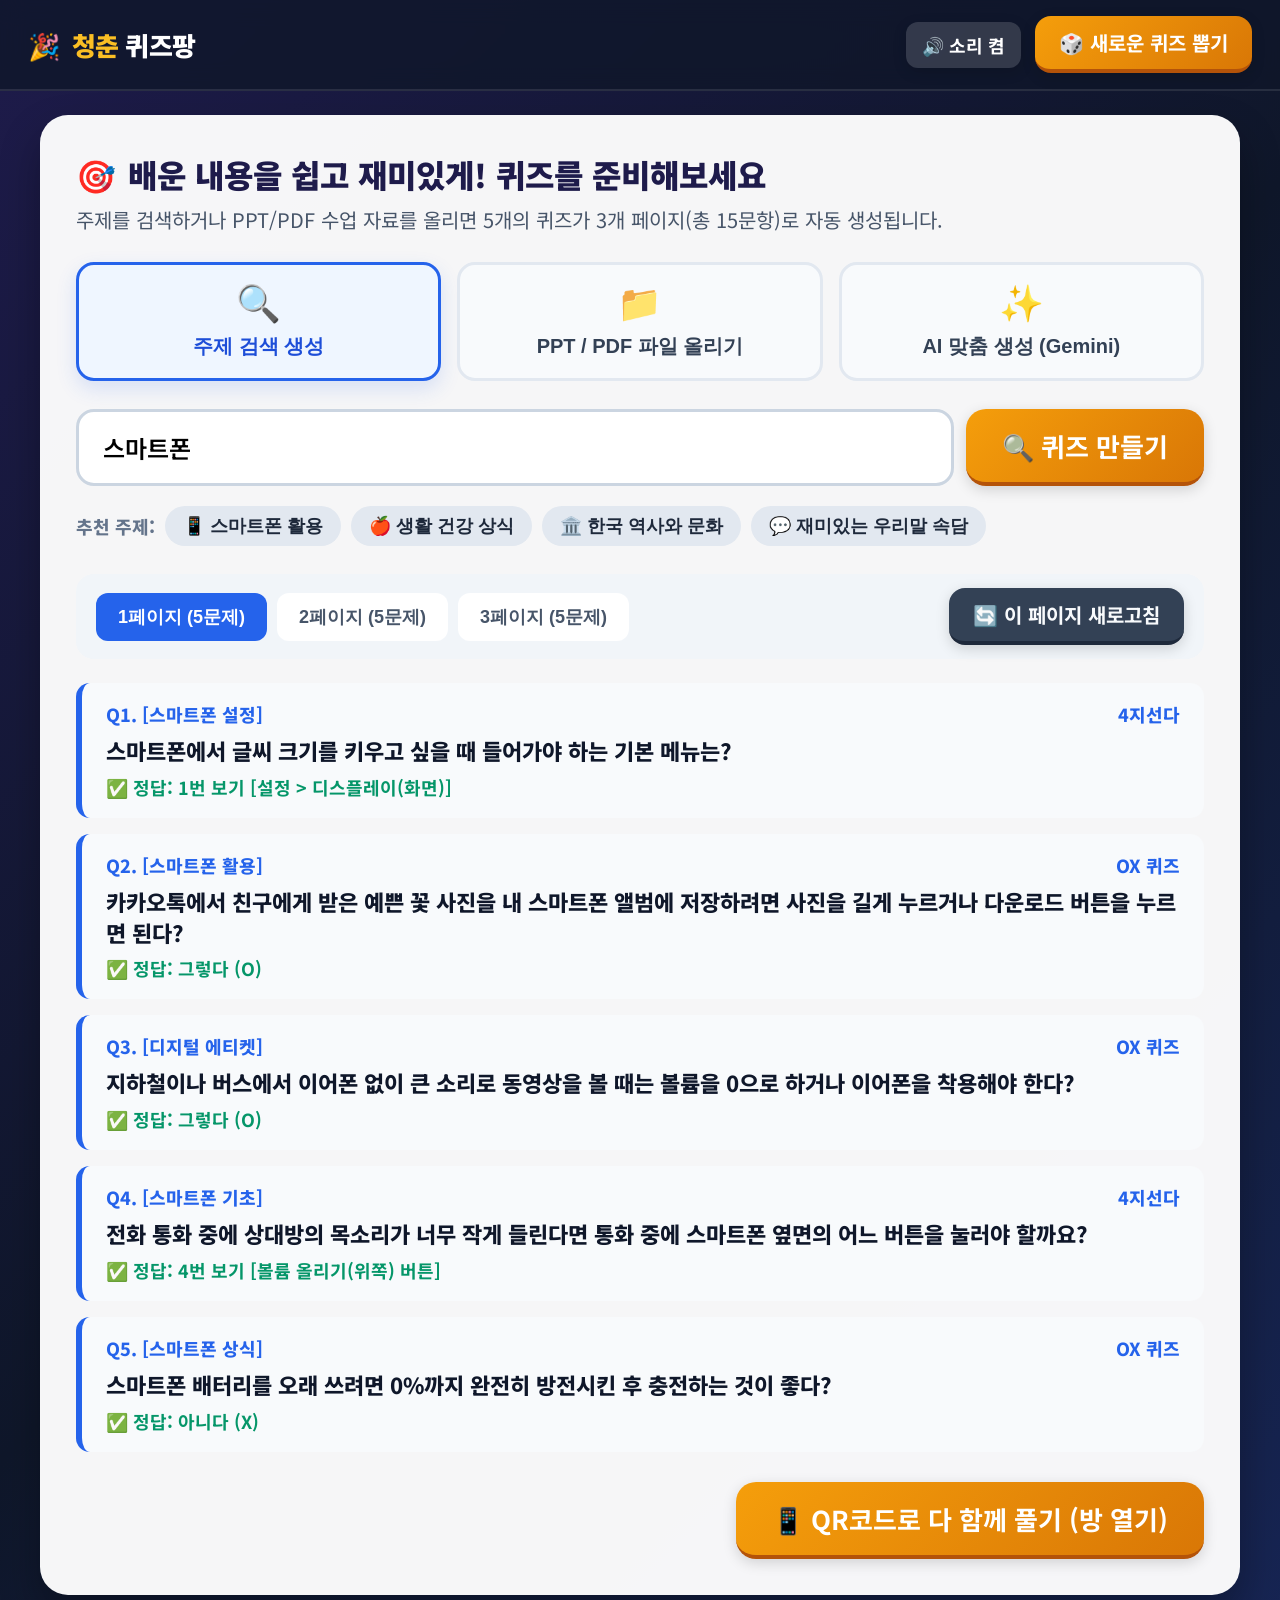
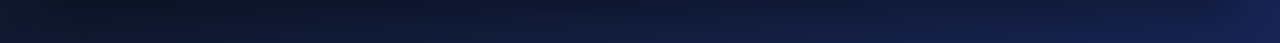
<file: public/index.html>
<!DOCTYPE html>
<html lang="ko">
<head>
  <meta charset="UTF-8">
  <meta name="viewport" content="width=device-width, initial-scale=1.0">
  <title>청춘 퀴즈팡 - 성인 맞춤형 실시간 퀴즈</title>
  <link rel="stylesheet" href="css/style.css">
  <!-- Fonts -->
  <link rel="preconnect" href="https://fonts.googleapis.com">
  <link rel="preconnect" href="https://fonts.gstatic.com" crossorigin>
  <link href="https://fonts.googleapis.com/css2?family=Noto+Sans+KR:wght@600;700;800;900&display=swap" rel="stylesheet">
</head>
<body>

  <!-- Top Navigation -->
  <header class="top-navbar">
    <div class="brand-logo">
      <span>🎉</span>
      <div>청춘 <span>퀴즈팡</span></div>
    </div>

    <div class="header-actions">
      <div id="top-room-badge" style="display: none; font-size: 20px; font-weight: 800; background: #2563eb; padding: 6px 16px; border-radius: 12px;">
        방 번호: <span id="top-room-pin" style="color: #fef08a;">----</span>
      </div>
      <button id="btn-toggle-sound" class="btn btn-sound" title="소리 켜기/끄기">
        🔊 소리 켬
      </button>
      <button id="btn-host-qr-modal" class="btn btn-secondary" style="display: none;">
        📱 QR 코드 보기
      </button>
      <button id="btn-new-quiz-top" class="btn btn-primary">
        🎲 새로운 퀴즈 뽑기
      </button>
    </div>
  </header>

  <!-- Main View Container -->
  <main class="main-content">

    <!-- ====================================================================
         VIEW 1: SETUP & QUIZ GENERATOR
         ==================================================================== -->
    <section id="view-setup" class="view-section active">
      <div class="setup-card">
        <h1 class="setup-title">
          <span>🎯</span> 배운 내용을 쉽고 재미있게! 퀴즈를 준비해보세요
        </h1>
        <p class="setup-subtitle">
          주제를 검색하거나 PPT/PDF 수업 자료를 올리면 5개의 퀴즈가 3개 페이지(총 15문항)로 자동 생성됩니다.
        </p>

        <!-- Mode Tabs -->
        <div class="mode-tabs">
          <button class="mode-tab-btn active" data-mode="topic">
            <span class="tab-icon">🔍</span>
            <span>주제 검색 생성</span>
          </button>
          <button class="mode-tab-btn" data-mode="file">
            <span class="tab-icon">📁</span>
            <span>PPT / PDF 파일 올리기</span>
          </button>
          <button class="mode-tab-btn" data-mode="ai">
            <span class="tab-icon">✨</span>
            <span>AI 맞춤 생성 (Gemini)</span>
          </button>
        </div>

        <!-- Mode Content: Topic Search -->
        <div id="mode-panel-topic">
          <div class="search-box-wrap">
            <input type="text" id="topic-input" class="search-input" placeholder="주제를 입력하세요 (예: 스마트폰, 건강상식, 역사, 속담)" value="스마트폰">
            <button id="btn-generate-topic" class="btn btn-primary btn-large">
              🔍 퀴즈 만들기
            </button>
          </div>

          <div class="quick-topics">
            <span class="quick-topics-label">추천 주제:</span>
            <button class="topic-tag" data-topic="스마트폰">📱 스마트폰 활용</button>
            <button class="topic-tag" data-topic="건강상식">🍎 생활 건강 상식</button>
            <button class="topic-tag" data-topic="역사문화">🏛️ 한국 역사와 문화</button>
            <button class="topic-tag" data-topic="속담상식">💬 재미있는 우리말 속담</button>
          </div>
        </div>

        <!-- Mode Content: File Upload -->
        <div id="mode-panel-file" style="display: none;">
          <div id="file-drop-zone" class="file-drop-zone">
            <div class="drop-icon">📑</div>
            <div class="drop-text">수업 PPTX, PDF 또는 텍스트 파일을 여기에 끌어다 놓으세요</div>
            <div class="drop-subtext">또는 클릭하여 내 컴퓨터에서 파일 선택 (.pptx, .pdf, .txt)</div>
            <input type="file" id="file-input" accept=".pptx,.pdf,.txt" style="display: none;">
          </div>
          <div id="file-status" style="display: none; font-size: 20px; font-weight: 700; color: #2563eb; margin-bottom: 20px;"></div>
        </div>

        <!-- Mode Content: AI Gemini -->
        <div id="mode-panel-ai" style="display: none;">
          <div style="background: #f1f5f9; padding: 20px; border-radius: 18px; margin-bottom: 20px;">
            <label style="font-size: 18px; font-weight: 800; display: block; margin-bottom: 8px;">
              Gemini API 키 (선택사항 - 입력 시 더 정교한 최신 AI 퀴즈가 생성됩니다):
            </label>
            <input type="password" id="gemini-api-key" class="search-input" style="font-size: 18px; margin-bottom: 12px;" placeholder="AI Studio에서 발급받은 Gemini API 키를 입력하세요">
            <div style="display: flex; gap: 12px;">
              <input type="text" id="ai-prompt-input" class="search-input" placeholder="어떤 내용으로 퀴즈를 만들까요? (예: 보이스피싱 예방수칙)" value="보이스피싱 예방">
              <button id="btn-generate-ai" class="btn btn-primary">✨ AI로 퀴즈 생성</button>
            </div>
          </div>
        </div>

        <!-- 3-Pages Selector & Shuffle Bar -->
        <div class="quiz-pages-bar">
          <div class="page-tabs">
            <button class="page-tab-btn active" data-page="0">1페이지 (5문제)</button>
            <button class="page-tab-btn" data-page="1">2페이지 (5문제)</button>
            <button class="page-tab-btn" data-page="2">3페이지 (5문제)</button>
          </div>

          <button id="btn-shuffle-current" class="btn btn-secondary">
            🔄 이 페이지 새로고침
          </button>
        </div>

        <!-- Question Preview List -->
        <div id="preview-list" class="question-preview-list">
          <!-- Populated by JS -->
        </div>

        <!-- Actions -->
        <div style="display: flex; gap: 16px; justify-content: flex-end; flex-wrap: wrap;">
          <button id="btn-create-multi-room" class="btn btn-primary btn-large">
            📱 QR코드로 다 함께 풀기 (방 열기)
          </button>
        </div>
      </div>
    </section>

    <!-- ====================================================================
         VIEW 2: LOBBY (QR CODE & PARTICIPANTS)
         ==================================================================== -->
    <section id="view-lobby" class="view-section">
      <div class="lobby-card">
        <!-- Left: QR Code & PIN -->
        <div class="lobby-qr-box">
          <div class="lobby-pin-badge">참여 방 번호 (PIN)</div>
          <div id="lobby-pin-display" class="lobby-pin-num">----</div>
          
          <div id="qr-code-target" class="qr-code-wrapper"></div>
          
          <div style="font-size: 20px; font-weight: 800; color: #1e1b4b; margin-top: 8px;">
            스마트폰 카메라로 비춰주세요!
          </div>
          <div id="lobby-url-display" style="font-size: 16px; color: #64748b; margin-top: 6px; word-break: break-all;">
            http://...
          </div>
        </div>

        <!-- Right: Connected Players List -->
        <div class="lobby-players-box">
          <div class="lobby-players-header">
            <div class="lobby-player-count">
              👥 참가자 현황 (<span id="lobby-player-count">0</span>명 접속)
            </div>
            <button id="btn-start-game-from-lobby" class="btn btn-success btn-large">
              ▶ 퀴즈 시작하기!
            </button>
          </div>

          <div id="lobby-players-grid" class="players-grid">
            <div style="color: #94a3b8; font-size: 22px; font-weight: 700; margin: auto; text-align: center;">
              학습자분들이 QR코드를 스캔하여 입장하고 있습니다...<br>
              <span style="font-size: 18px;">(준비되시면 [퀴즈 시작하기]를 눌러주세요)</span>
            </div>
          </div>
        </div>
      </div>
    </section>

    <!-- ====================================================================
         VIEW 3: LIVE QUIZ ARENA (HOST QUESTION SCREEN)
         ==================================================================== -->
    <section id="view-arena" class="view-section">
      <div class="arena-container">
        <!-- Top Status Bar -->
        <div class="arena-top-bar">
          <div id="arena-q-progress" class="q-progress-badge">문제 1 / 5</div>
          <div id="arena-timer" class="timer-circle">20</div>
          <div id="arena-answered-count" class="answered-count-badge">0 / 0명 응답</div>
        </div>

        <!-- Big Question Card -->
        <div class="question-banner">
          <h2 id="arena-question-text" class="question-text">
            문제가 이곳에 크게 표시됩니다.
          </h2>
        </div>

        <!-- 4-Choice or OX Options -->
        <div id="arena-options-grid" class="options-grid">
          <!-- Populated by JS -->
        </div>

        <!-- Explanation Card (Shown after reveal) -->
        <div id="arena-explanation-card" class="explanation-card" style="display: none;">
          <div class="explanation-title">
            <span>💡</span> 친절한 정답 해설
          </div>
          <div id="arena-explanation-text" class="explanation-text">
            해설 내용이 여기에 크게 나옵니다.
          </div>
        </div>

        <!-- Host In-Game Controls -->
        <div style="display: flex; justify-content: space-between; align-items: center; margin-top: 10px;">
          <button id="btn-reveal-answer" class="btn btn-primary btn-large">
            💡 정답 공개하기
          </button>
          <button id="btn-show-leaderboard" class="btn btn-success btn-large" style="display: none;">
            🏆 실시간 순위 보기 ▶
          </button>
          <button id="btn-next-question" class="btn btn-success btn-large" style="display: none;">
            다음 문제로 ▶
          </button>
        </div>
      </div>
    </section>

    <!-- ====================================================================
         VIEW 4: LIVE LEADERBOARD
         ==================================================================== -->
    <section id="view-leaderboard" class="view-section">
      <div class="leaderboard-card">
        <h2 class="leaderboard-title">🏆 실시간 점수 & 순위표</h2>
        
        <div id="leaderboard-list" class="leaderboard-list">
          <!-- Populated by JS -->
        </div>

        <div style="display: flex; justify-content: flex-end; gap: 16px;">
          <button id="btn-lb-next-question" class="btn btn-primary btn-large">
            다음 문제 진행하기 ▶
          </button>
        </div>
      </div>
    </section>

    <!-- ====================================================================
         VIEW 5: FINAL GAME OVER & PODIUM
         ==================================================================== -->
    <section id="view-gameover" class="view-section">
      <div class="leaderboard-card">
        <h2 class="leaderboard-title">🎉 오늘 수업 퀴즈 명예의 전당! 👑</h2>
        
        <!-- 1st, 2nd, 3rd Podium -->
        <div id="podium-container" class="podium-container">
          <!-- Populated by JS -->
        </div>

        <div id="final-leaderboard-list" class="leaderboard-list">
          <!-- Populated by JS -->
        </div>

        <div style="display: flex; justify-content: center; gap: 20px; margin-top: 24px;">
          <button id="btn-play-again-same" class="btn btn-secondary btn-large">
            🔄 같은 퀴즈 다시하기
          </button>
          <button id="btn-new-game-setup" class="btn btn-primary btn-large">
            🎲 새로운 퀴즈 시작하기
          </button>
        </div>
      </div>
    </section>

  </main>

  <!-- Scripts -->
  <script src="lib/qrcode.min.js"></script>
  <script src="lib/canvas-confetti.js"></script>
  <script src="js/sound-fx.js"></script>
  <script src="js/quiz-generator.js"></script>
  <script src="js/host.js"></script>
</body>
</html>
</file>
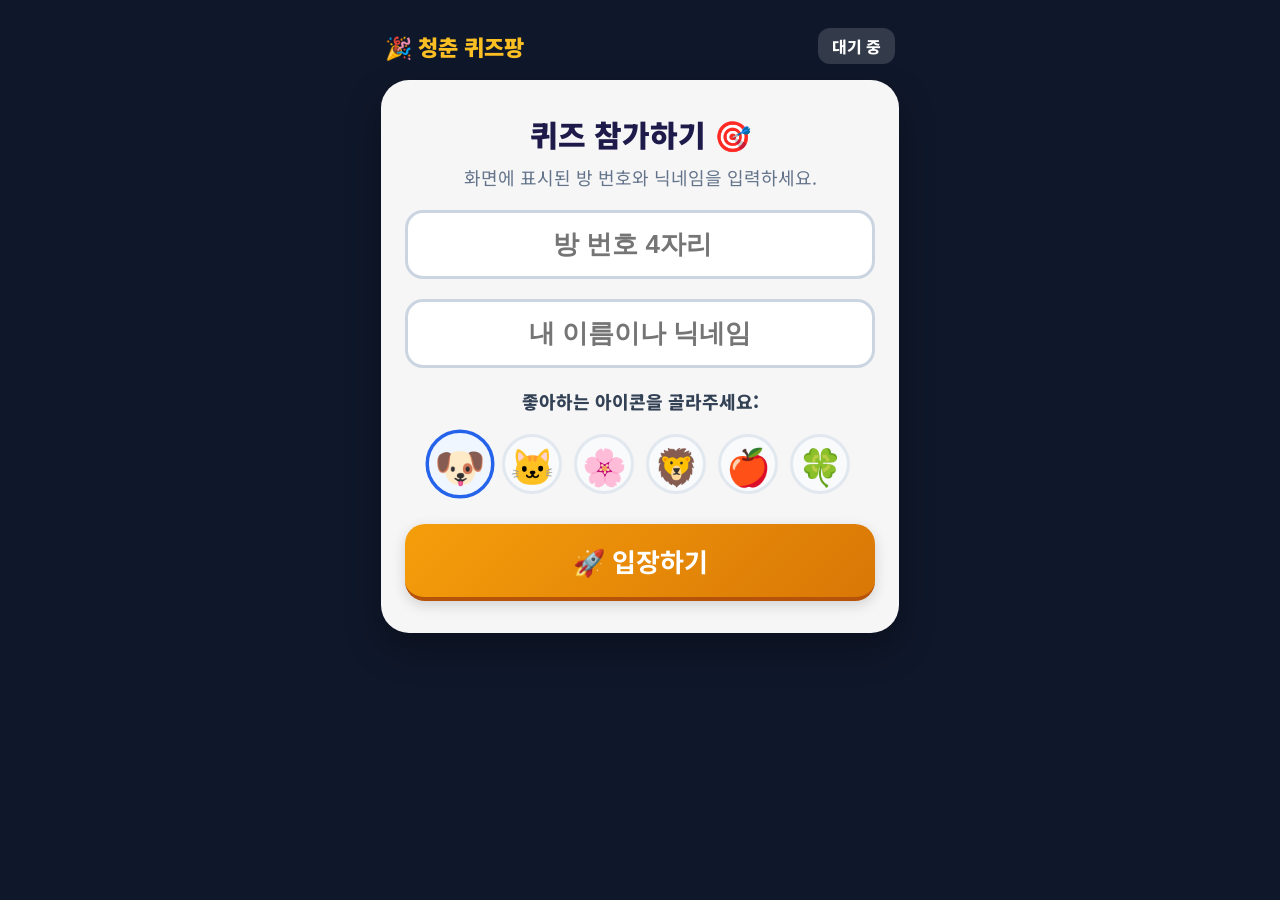
<file: public/player.html>
<!DOCTYPE html>
<html lang="ko">
<head>
  <meta charset="UTF-8">
  <meta name="viewport" content="width=device-width, initial-scale=1.0, maximum-scale=1.0, user-scalable=no">
  <title>청춘 퀴즈팡 - 참가자</title>
  <link rel="stylesheet" href="css/style.css">
  <link rel="preconnect" href="https://fonts.googleapis.com">
  <link rel="preconnect" href="https://fonts.gstatic.com" crossorigin>
  <link href="https://fonts.googleapis.com/css2?family=Noto+Sans+KR:wght@600;700;800;900&display=swap" rel="stylesheet">
</head>
<body style="background: #0f172a;">

  <div class="player-wrapper">

    <!-- Top Bar -->
    <div style="display: flex; justify-content: space-between; align-items: center; padding: 8px 4px 16px; color: #fff;">
      <div style="font-size: 22px; font-weight: 900; color: #fbbf24;">🎉 청춘 퀴즈팡</div>
      <div id="player-status-badge" style="font-size: 16px; font-weight: 800; background: rgba(255,255,255,0.15); padding: 6px 14px; border-radius: 12px;">
        대기 중
      </div>
    </div>

    <!-- ====================================================================
         VIEW 1: JOIN SCREEN
         ==================================================================== -->
    <section id="player-view-join" class="view-section active">
      <div class="player-card">
        <h1 class="player-title">퀴즈 참가하기 🎯</h1>
        <p style="font-size: 18px; color: #64748b; margin-bottom: 20px;">
          화면에 표시된 방 번호와 닉네임을 입력하세요.
        </p>

        <!-- Room PIN Input -->
        <input type="number" id="input-pin" class="player-input" placeholder="방 번호 4자리" maxlength="4">

        <!-- Nickname Input -->
        <input type="text" id="input-nickname" class="player-input" placeholder="내 이름이나 닉네임" maxlength="10">

        <!-- Avatar Picker -->
        <div style="font-size: 18px; font-weight: 800; color: #334155; margin-bottom: 6px;">
          좋아하는 아이콘을 골라주세요:
        </div>
        <div class="avatar-picker">
          <div class="avatar-choice active" data-avatar="🐶">🐶</div>
          <div class="avatar-choice" data-avatar="🐱">🐱</div>
          <div class="avatar-choice" data-avatar="🌸">🌸</div>
          <div class="avatar-choice" data-avatar="🦁">🦁</div>
          <div class="avatar-choice" data-avatar="🍎">🍎</div>
          <div class="avatar-choice" data-avatar="🍀">🍀</div>
        </div>

        <button id="btn-player-join" class="btn btn-primary btn-large" style="width: 100%; margin-top: 10px;">
          🚀 입장하기
        </button>
      </div>
    </section>

    <!-- ====================================================================
         VIEW 2: WAITING LOBBY
         ==================================================================== -->
    <section id="player-view-waiting" class="view-section">
      <div class="player-card" style="margin: auto 0;">
        <div id="wait-avatar" style="font-size: 80px; margin-bottom: 12px; animation: pulseTimer 1.5s infinite alternate;">🐶</div>
        <h2 id="wait-nickname" style="font-size: 32px; font-weight: 900; color: #1e1b4b; margin-bottom: 8px;">홍길동 님</h2>
        <div style="display: inline-block; background: #eff6ff; color: #1d4ed8; font-size: 20px; font-weight: 800; padding: 8px 20px; border-radius: 20px; margin-bottom: 24px;">
          방 번호: <span id="wait-pin">----</span>
        </div>
        <p style="font-size: 22px; font-weight: 800; color: #334155; line-height: 1.5;">
          입장이 완료되었습니다! ✨<br>
          강사님이 퀴즈를 시작할 때까지 잠시만 기다려주세요.
        </p>
      </div>
    </section>

    <!-- ====================================================================
         VIEW 3: IN-GAME QUESTION ANSWERING
         ==================================================================== -->
    <section id="player-view-question" class="view-section">
      <!-- Question Prompt on Mobile -->
      <div style="background: rgba(255,255,255,0.95); border-radius: 20px; padding: 18px; text-align: center; margin-bottom: 14px;">
        <div id="player-q-progress" style="font-size: 16px; font-weight: 800; color: #2563eb; margin-bottom: 4px;">문제 1 / 5</div>
        <div id="player-q-text" style="font-size: 22px; font-weight: 900; color: #0f172a; line-height: 1.35;">
          문제가 표시됩니다.
        </div>
      </div>

      <!-- Choice Buttons -->
      <div id="player-choice-container" class="player-choice-grid">
        <!-- Injected by JS (4 Choices or OX) -->
      </div>
    </section>

    <!-- ====================================================================
         VIEW 4: ANSWER RESULT / FEEDBACK
         ==================================================================== -->
    <section id="player-view-result" class="view-section">
      <div id="player-feedback-card" class="feedback-box correct">
        <div id="fb-emoji" class="feedback-emoji">🎉</div>
        <div id="fb-title" class="feedback-title">정답입니다!</div>
        <div id="fb-points" class="feedback-points">+950 점 획득!</div>
        <div style="margin-top: 24px; font-size: 22px; font-weight: 800; background: rgba(0,0,0,0.2); padding: 12px; border-radius: 16px;">
          현재 점수: <span id="fb-total-score">950</span>점
        </div>
      </div>
    </section>

    <!-- ====================================================================
         VIEW 5: FINAL GAME OVER
         ==================================================================== -->
    <section id="player-view-gameover" class="view-section">
      <div class="player-card" style="margin: auto 0;">
        <div style="font-size: 72px; margin-bottom: 12px;">🏆</div>
        <h2 style="font-size: 32px; font-weight: 900; color: #1e1b4b; margin-bottom: 8px;">퀴즈 완료!</h2>
        
        <div style="background: linear-gradient(135deg, #fef3c7 0%, #fde68a 100%); border: 3px solid #f59e0b; border-radius: 20px; padding: 24px; margin: 20px 0;">
          <div style="font-size: 20px; font-weight: 800; color: #b45309;">나의 최종 순위</div>
          <div id="player-final-rank" style="font-size: 48px; font-weight: 900; color: #b45309; margin: 6px 0;">🥇 1등</div>
          <div id="player-final-score" style="font-size: 24px; font-weight: 800; color: #1e1b4b;">총 4,850점</div>
        </div>

        <p style="font-size: 20px; font-weight: 800; color: #475569;">
          오늘 수업 퀴즈에 적극적으로 참여해주셔서 감사합니다! 👏
        </p>
      </div>
    </section>

  </div>

  <script src="js/sound-fx.js"></script>
  <script src="js/player.js"></script>
</body>
</html>
</file>
<file: public/css/style.css>
/* style.css - Senior & Adult Friendly Interactive Quiz Styling */
:root {
  --font-main: 'Pretendard', -apple-system, BlinkMacSystemFont, 'Segoe UI', Roboto, 'Noto Sans KR', sans-serif;
  --bg-gradient: linear-gradient(135deg, #1e1b4b 0%, #0f172a 50%, #172554 100%);
  --card-bg: rgba(255, 255, 255, 0.96);
  --card-dark: rgba(30, 41, 59, 0.85);
  --text-main: #0f172a;
  --text-light: #f8fafc;
  --text-muted: #64748b;
  
  /* Vibrant 4-Choice Colors */
  --color-opt-1: #e11d48; /* Red Triangle */
  --color-opt-2: #2563eb; /* Blue Diamond */
  --color-opt-3: #d97706; /* Amber Circle */
  --color-opt-4: #059669; /* Emerald Square */
  
  /* Status Colors */
  --color-success: #10b981;
  --color-wrong: #ef4444;
  --color-gold: #f59e0b;
  --color-silver: #94a3b8;
  --color-bronze: #d97706;
}

* {
  box-sizing: border-box;
  margin: 0;
  padding: 0;
  -webkit-tap-highlight-color: transparent;
}

body {
  font-family: var(--font-main);
  background: var(--bg-gradient);
  min-height: 100vh;
  color: var(--text-main);
  display: flex;
  flex-direction: column;
  overflow-x: hidden;
}

/* Header & Top Bar */
.top-navbar {
  display: flex;
  justify-content: space-between;
  align-items: center;
  padding: 16px 28px;
  background: rgba(15, 23, 42, 0.8);
  backdrop-filter: blur(12px);
  border-bottom: 2px solid rgba(255, 255, 255, 0.1);
  color: var(--text-light);
  position: sticky;
  top: 0;
  z-index: 100;
}

.brand-logo {
  display: flex;
  align-items: center;
  gap: 12px;
  font-size: 26px;
  font-weight: 900;
  letter-spacing: -0.5px;
  color: #fbbf24;
}

.brand-logo span {
  color: #ffffff;
}

.header-actions {
  display: flex;
  align-items: center;
  gap: 14px;
}

/* Buttons */
.btn {
  font-family: var(--font-main);
  font-size: 20px;
  font-weight: 700;
  padding: 12px 24px;
  border-radius: 16px;
  border: none;
  cursor: pointer;
  display: inline-flex;
  align-items: center;
  justify-content: center;
  gap: 10px;
  transition: all 0.2s cubic-bezier(0.4, 0, 0.2, 1);
  box-shadow: 0 4px 14px rgba(0, 0, 0, 0.15);
  text-decoration: none;
}

.btn:active {
  transform: scale(0.97);
}

.btn-primary {
  background: linear-gradient(135deg, #f59e0b 0%, #d97706 100%);
  color: #ffffff;
  border-bottom: 4px solid #b45309;
}
.btn-primary:hover {
  background: linear-gradient(135deg, #fbbf24 0%, #f59e0b 100%);
  transform: translateY(-2px);
}

.btn-success {
  background: linear-gradient(135deg, #10b981 0%, #059669 100%);
  color: #ffffff;
  border-bottom: 4px solid #047857;
}
.btn-success:hover {
  transform: translateY(-2px);
}

.btn-secondary {
  background: #334155;
  color: #f8fafc;
  border-bottom: 4px solid #1e293b;
}
.btn-secondary:hover {
  background: #475569;
}

.btn-large {
  font-size: 26px;
  padding: 18px 36px;
  border-radius: 20px;
}

.btn-sound {
  padding: 10px 16px;
  background: rgba(255, 255, 255, 0.15);
  color: #fff;
  border-radius: 12px;
  font-size: 18px;
}

/* Main Container */
.main-content {
  flex: 1;
  max-width: 1200px;
  width: 95%;
  margin: 24px auto;
  display: flex;
  flex-direction: column;
}

/* View Sections */
.view-section {
  display: none;
  animation: fadeIn 0.3s ease-in-out;
}
.view-section.active {
  display: flex;
  flex-direction: column;
}

@keyframes fadeIn {
  from { opacity: 0; transform: translateY(8px); }
  to { opacity: 1; transform: translateY(0); }
}

/* Setup Card */
.setup-card {
  background: var(--card-bg);
  border-radius: 28px;
  padding: 36px;
  box-shadow: 0 20px 40px rgba(0, 0, 0, 0.3);
  margin-bottom: 24px;
}

.setup-title {
  font-size: 32px;
  font-weight: 900;
  color: #1e1b4b;
  margin-bottom: 8px;
  display: flex;
  align-items: center;
  gap: 12px;
}

.setup-subtitle {
  font-size: 20px;
  color: #475569;
  margin-bottom: 28px;
}

/* Mode Selection Tabs */
.mode-tabs {
  display: grid;
  grid-template-columns: repeat(auto-fit, minmax(220px, 1fr));
  gap: 16px;
  margin-bottom: 28px;
}

.mode-tab-btn {
  padding: 18px;
  border: 3px solid #e2e8f0;
  border-radius: 18px;
  background: #f8fafc;
  font-size: 20px;
  font-weight: 800;
  color: #334155;
  cursor: pointer;
  display: flex;
  flex-direction: column;
  align-items: center;
  gap: 8px;
  transition: all 0.2s ease;
}

.mode-tab-btn.active {
  border-color: #2563eb;
  background: #eff6ff;
  color: #1d4ed8;
  box-shadow: 0 8px 20px rgba(37, 99, 235, 0.15);
}

.mode-tab-btn .tab-icon {
  font-size: 36px;
}

/* Form Inputs */
.search-box-wrap {
  display: flex;
  gap: 12px;
  margin-bottom: 20px;
}

.search-input {
  flex: 1;
  font-size: 24px;
  padding: 16px 24px;
  border: 3px solid #cbd5e1;
  border-radius: 18px;
  outline: none;
  font-family: inherit;
  font-weight: 600;
  transition: border-color 0.2s;
}
.search-input:focus {
  border-color: #2563eb;
}

/* Quick Topic Badges */
.quick-topics {
  display: flex;
  flex-wrap: wrap;
  gap: 10px;
  margin-bottom: 28px;
  align-items: center;
}

.quick-topics-label {
  font-size: 18px;
  font-weight: 800;
  color: #64748b;
}

.topic-tag {
  background: #e2e8f0;
  color: #1e293b;
  font-size: 18px;
  font-weight: 700;
  padding: 8px 18px;
  border-radius: 30px;
  border: none;
  cursor: pointer;
  transition: all 0.15s;
}
.topic-tag:hover {
  background: #2563eb;
  color: #fff;
  transform: translateY(-2px);
}

/* File Drop Zone */
.file-drop-zone {
  border: 3px dashed #94a3b8;
  border-radius: 24px;
  padding: 40px 20px;
  text-align: center;
  background: #f8fafc;
  cursor: pointer;
  margin-bottom: 24px;
  transition: all 0.2s;
}
.file-drop-zone:hover, .file-drop-zone.dragover {
  border-color: #2563eb;
  background: #eff6ff;
}
.drop-icon {
  font-size: 54px;
  margin-bottom: 12px;
}
.drop-text {
  font-size: 22px;
  font-weight: 800;
  color: #1e293b;
}
.drop-subtext {
  font-size: 17px;
  color: #64748b;
  margin-top: 6px;
}

/* Quiz Preview & Page Navigator (3 Pages) */
.quiz-pages-bar {
  display: flex;
  justify-content: space-between;
  align-items: center;
  background: #f1f5f9;
  padding: 14px 20px;
  border-radius: 18px;
  margin-bottom: 24px;
}

.page-tabs {
  display: flex;
  gap: 10px;
}

.page-tab-btn {
  font-size: 18px;
  font-weight: 800;
  padding: 10px 20px;
  border-radius: 12px;
  border: 2px solid transparent;
  background: #ffffff;
  color: #475569;
  cursor: pointer;
  transition: all 0.2s;
}
.page-tab-btn.active {
  background: #2563eb;
  color: #ffffff;
}

/* Question List Items in Setup */
.question-preview-list {
  display: flex;
  flex-direction: column;
  gap: 16px;
  margin-bottom: 30px;
}

.preview-item {
  background: #f8fafc;
  border-left: 6px solid #2563eb;
  border-radius: 14px;
  padding: 18px 24px;
}

.preview-item-header {
  display: flex;
  justify-content: space-between;
  align-items: center;
  font-size: 18px;
  font-weight: 800;
  color: #2563eb;
  margin-bottom: 8px;
}

.preview-item-title {
  font-size: 22px;
  font-weight: 800;
  color: #0f172a;
  line-height: 1.4;
}

.preview-item-answer {
  margin-top: 8px;
  font-size: 18px;
  color: #059669;
  font-weight: 700;
}

/* ==========================================================================
   HOST WAITING LOBBY (QR CODE & JOIN PIN)
   ========================================================================== */
.lobby-card {
  background: var(--card-bg);
  border-radius: 32px;
  padding: 40px;
  box-shadow: 0 24px 48px rgba(0,0,0,0.35);
  display: grid;
  grid-template-columns: 1fr 1.2fr;
  gap: 40px;
  align-items: center;
}

.lobby-qr-box {
  display: flex;
  flex-direction: column;
  align-items: center;
  background: #f8fafc;
  padding: 28px;
  border-radius: 24px;
  border: 3px solid #e2e8f0;
  text-align: center;
}

.qr-code-wrapper {
  margin: 16px 0;
  padding: 12px;
  background: #fff;
  border-radius: 16px;
  box-shadow: 0 8px 20px rgba(0,0,0,0.1);
}

.lobby-pin-badge {
  font-size: 20px;
  color: #64748b;
  font-weight: 700;
}

.lobby-pin-num {
  font-size: 52px;
  font-weight: 900;
  color: #2563eb;
  letter-spacing: 4px;
  margin: 4px 0 10px;
}

.lobby-players-box {
  display: flex;
  flex-direction: column;
  height: 100%;
}

.lobby-players-header {
  display: flex;
  justify-content: space-between;
  align-items: center;
  margin-bottom: 20px;
}

.lobby-player-count {
  font-size: 24px;
  font-weight: 800;
  color: #1e1b4b;
}

.players-grid {
  display: flex;
  flex-wrap: wrap;
  gap: 12px;
  max-height: 280px;
  overflow-y: auto;
  align-content: flex-start;
  padding: 12px;
  background: #f1f5f9;
  border-radius: 20px;
  flex: 1;
}

.player-chip {
  display: inline-flex;
  align-items: center;
  gap: 10px;
  background: #ffffff;
  padding: 12px 20px;
  border-radius: 30px;
  box-shadow: 0 4px 10px rgba(0,0,0,0.06);
  font-size: 20px;
  font-weight: 800;
  color: #1e293b;
  animation: popIn 0.3s cubic-bezier(0.175, 0.885, 0.32, 1.275);
}

@keyframes popIn {
  0% { transform: scale(0.5); opacity: 0; }
  100% { transform: scale(1); opacity: 1; }
}

.player-chip-avatar {
  font-size: 26px;
}

/* ==========================================================================
   LIVE GAME ARENA (HOST QUESTION DISPLAY)
   ========================================================================== */
.arena-container {
  display: flex;
  flex-direction: column;
  gap: 24px;
}

.arena-top-bar {
  display: flex;
  justify-content: space-between;
  align-items: center;
  background: rgba(15, 23, 42, 0.7);
  padding: 16px 28px;
  border-radius: 20px;
  color: #ffffff;
}

.q-progress-badge {
  font-size: 24px;
  font-weight: 900;
  background: #3b82f6;
  padding: 8px 20px;
  border-radius: 14px;
}

.timer-circle {
  font-size: 34px;
  font-weight: 900;
  width: 68px;
  height: 68px;
  border-radius: 50%;
  background: #f59e0b;
  color: #fff;
  display: flex;
  align-items: center;
  justify-content: center;
  box-shadow: 0 0 20px rgba(245, 158, 11, 0.5);
  animation: pulseTimer 1s infinite alternate;
}
.timer-circle.warning {
  background: #ef4444;
  box-shadow: 0 0 25px rgba(239, 68, 68, 0.7);
}

@keyframes pulseTimer {
  from { transform: scale(1); }
  to { transform: scale(1.06); }
}

.answered-count-badge {
  font-size: 22px;
  font-weight: 800;
  background: #10b981;
  padding: 8px 20px;
  border-radius: 14px;
}

/* Giant Question Banner */
.question-banner {
  background: var(--card-bg);
  border-radius: 28px;
  padding: 40px;
  text-align: center;
  box-shadow: 0 20px 40px rgba(0,0,0,0.3);
}

.question-text {
  font-size: 36px;
  font-weight: 900;
  color: #0f172a;
  line-height: 1.45;
  word-break: keep-all;
}

/* 4-Choice Options Grid */
.options-grid {
  display: grid;
  grid-template-columns: 1fr 1fr;
  gap: 20px;
}

.option-card {
  display: flex;
  align-items: center;
  gap: 20px;
  padding: 24px 30px;
  border-radius: 24px;
  color: #ffffff;
  font-size: 28px;
  font-weight: 800;
  box-shadow: 0 10px 25px rgba(0,0,0,0.25);
  position: relative;
  transition: transform 0.2s, opacity 0.3s;
}

.option-card.opt-0 { background: linear-gradient(135deg, #f43f5e 0%, #e11d48 100%); }
.option-card.opt-1 { background: linear-gradient(135deg, #3b82f6 0%, #2563eb 100%); }
.option-card.opt-2 { background: linear-gradient(135deg, #f59e0b 0%, #d97706 100%); }
.option-card.opt-3 { background: linear-gradient(135deg, #10b981 0%, #059669 100%); }

.option-symbol {
  font-size: 34px;
  width: 54px;
  height: 54px;
  background: rgba(0, 0, 0, 0.2);
  border-radius: 14px;
  display: flex;
  align-items: center;
  justify-content: center;
  flex-shrink: 0;
}

.option-text {
  flex: 1;
  word-break: keep-all;
}

/* OX Special 2-Option Grid */
.ox-grid {
  grid-template-columns: 1fr 1fr;
}
.option-card.ox-o {
  background: linear-gradient(135deg, #3b82f6 0%, #1d4ed8 100%);
  font-size: 34px;
  justify-content: center;
}
.option-card.ox-x {
  background: linear-gradient(135deg, #ef4444 0%, #b91c1c 100%);
  font-size: 34px;
  justify-content: center;
}

/* Answer Reveal Highlight */
.option-card.correct-answer {
  outline: 6px solid #facc15;
  box-shadow: 0 0 35px rgba(250, 204, 21, 0.8);
  transform: scale(1.03);
}

.option-card.dimmed {
  opacity: 0.35;
  transform: scale(0.98);
}

/* Explanation Card */
.explanation-card {
  background: #ecfdf5;
  border: 4px solid #10b981;
  border-radius: 24px;
  padding: 28px 36px;
  color: #064e3b;
  margin-top: 10px;
  animation: fadeIn 0.4s ease;
}

.explanation-title {
  font-size: 24px;
  font-weight: 900;
  display: flex;
  align-items: center;
  gap: 10px;
  margin-bottom: 8px;
  color: #047857;
}

.explanation-text {
  font-size: 24px;
  line-height: 1.5;
  font-weight: 700;
}

/* ==========================================================================
   LEADERBOARD & WINNER PODIUM
   ========================================================================== */
.leaderboard-card {
  background: var(--card-bg);
  border-radius: 32px;
  padding: 36px;
  box-shadow: 0 24px 48px rgba(0,0,0,0.3);
}

.leaderboard-title {
  font-size: 36px;
  font-weight: 900;
  text-align: center;
  color: #1e1b4b;
  margin-bottom: 24px;
}

.leaderboard-list {
  display: flex;
  flex-direction: column;
  gap: 12px;
  margin-bottom: 30px;
}

.lb-item {
  display: flex;
  align-items: center;
  justify-content: space-between;
  padding: 18px 28px;
  border-radius: 20px;
  background: #f8fafc;
  border: 2px solid #e2e8f0;
  font-size: 24px;
  font-weight: 800;
  transition: transform 0.2s;
}

.lb-item.rank-1 {
  background: linear-gradient(135deg, #fef3c7 0%, #fde68a 100%);
  border-color: #f59e0b;
  font-size: 28px;
}
.lb-item.rank-2 {
  background: linear-gradient(135deg, #f1f5f9 0%, #e2e8f0 100%);
  border-color: #94a3b8;
}
.lb-item.rank-3 {
  background: linear-gradient(135deg, #ffedd5 0%, #fed7aa 100%);
  border-color: #fb923c;
}

.lb-rank-badge {
  font-size: 26px;
  width: 48px;
  text-align: center;
}

.lb-user-info {
  display: flex;
  align-items: center;
  gap: 14px;
  flex: 1;
  margin-left: 10px;
}

.lb-avatar {
  font-size: 32px;
}

.lb-score {
  color: #2563eb;
  font-size: 28px;
  font-weight: 900;
}

/* Final 1, 2, 3 Podium Layout */
.podium-container {
  display: flex;
  justify-content: center;
  align-items: flex-end;
  gap: 20px;
  height: 320px;
  margin: 30px 0;
}

.podium-step {
  display: flex;
  flex-direction: column;
  align-items: center;
  width: 180px;
  border-radius: 24px 24px 0 0;
  text-align: center;
  padding: 20px 10px 0;
  color: #ffffff;
  box-shadow: 0 10px 30px rgba(0,0,0,0.25);
  animation: growUp 0.6s cubic-bezier(0.175, 0.885, 0.32, 1.275);
}

@keyframes growUp {
  from { height: 0; opacity: 0; }
}

.podium-1 {
  height: 280px;
  background: linear-gradient(180deg, #f59e0b 0%, #b45309 100%);
  order: 2;
}
.podium-2 {
  height: 220px;
  background: linear-gradient(180deg, #64748b 0%, #334155 100%);
  order: 1;
}
.podium-3 {
  height: 170px;
  background: linear-gradient(180deg, #d97706 0%, #78350f 100%);
  order: 3;
}

.podium-avatar {
  font-size: 48px;
  margin-bottom: 6px;
}

.podium-name {
  font-size: 22px;
  font-weight: 900;
  white-space: nowrap;
  overflow: hidden;
  text-overflow: ellipsis;
  max-width: 160px;
}

.podium-score {
  font-size: 18px;
  font-weight: 700;
  margin-top: 4px;
}

.podium-rank-num {
  font-size: 40px;
  font-weight: 900;
  margin-top: auto;
  margin-bottom: 16px;
}

/* ==========================================================================
   MOBILE PLAYER SCREEN STYLES
   ========================================================================== */
.player-wrapper {
  max-width: 550px;
  margin: 0 auto;
  padding: 20px 16px;
  display: flex;
  flex-direction: column;
  min-height: 100vh;
}

.player-card {
  background: var(--card-bg);
  border-radius: 28px;
  padding: 32px 24px;
  box-shadow: 0 16px 36px rgba(0,0,0,0.3);
  text-align: center;
}

.player-title {
  font-size: 30px;
  font-weight: 900;
  color: #1e1b4b;
  margin-bottom: 8px;
}

.avatar-picker {
  display: flex;
  justify-content: center;
  gap: 12px;
  margin: 20px 0;
}

.avatar-choice {
  font-size: 36px;
  width: 60px;
  height: 60px;
  display: flex;
  align-items: center;
  justify-content: center;
  border-radius: 50%;
  border: 3px solid #e2e8f0;
  background: #f8fafc;
  cursor: pointer;
  transition: transform 0.15s, border-color 0.15s;
}

.avatar-choice.active {
  border-color: #2563eb;
  background: #eff6ff;
  transform: scale(1.15);
}

.player-input {
  width: 100%;
  font-size: 26px;
  text-align: center;
  padding: 16px;
  border: 3px solid #cbd5e1;
  border-radius: 18px;
  margin-bottom: 20px;
  font-weight: 700;
  outline: none;
}
.player-input:focus {
  border-color: #2563eb;
}

/* Player Button Grid */
.player-choice-grid {
  display: grid;
  grid-template-columns: 1fr 1fr;
  gap: 16px;
  flex: 1;
  margin-top: 20px;
}

.player-btn {
  font-family: inherit;
  border: none;
  border-radius: 24px;
  font-size: 32px;
  font-weight: 900;
  color: #ffffff;
  display: flex;
  flex-direction: column;
  align-items: center;
  justify-content: center;
  padding: 28px 16px;
  gap: 10px;
  cursor: pointer;
  transition: transform 0.1s;
  box-shadow: 0 10px 20px rgba(0,0,0,0.2);
}

.player-btn:active {
  transform: scale(0.95);
}

.player-btn.opt-0 { background: #e11d48; }
.player-btn.opt-1 { background: #2563eb; }
.player-btn.opt-2 { background: #d97706; }
.player-btn.opt-3 { background: #059669; }

.player-btn.btn-ox-o {
  background: #2563eb;
  font-size: 48px;
}
.player-btn.btn-ox-x {
  background: #e11d48;
  font-size: 48px;
}

.player-btn-label {
  font-size: 20px;
  font-weight: 800;
  opacity: 0.95;
}

/* Result Overlay */
.feedback-box {
  border-radius: 28px;
  padding: 40px 20px;
  text-align: center;
  color: #ffffff;
  animation: popIn 0.3s ease;
  margin: auto 0;
}
.feedback-box.correct {
  background: linear-gradient(135deg, #10b981 0%, #047857 100%);
}
.feedback-box.wrong {
  background: linear-gradient(135deg, #f43f5e 0%, #be123c 100%);
}

.feedback-emoji {
  font-size: 72px;
  margin-bottom: 12px;
}

.feedback-title {
  font-size: 36px;
  font-weight: 900;
}

.feedback-points {
  font-size: 26px;
  margin-top: 10px;
  font-weight: 800;
  color: #fef08a;
}

/* Responsive adjustments */
@media (max-width: 768px) {
  .top-navbar {
    padding: 12px 16px;
  }
  .brand-logo {
    font-size: 22px;
  }
  .setup-card {
    padding: 20px;
  }
  .options-grid {
    grid-template-columns: 1fr;
  }
  .lobby-card {
    grid-template-columns: 1fr;
    padding: 24px;
  }
  .podium-container {
    height: 260px;
    gap: 10px;
  }
  .podium-step {
    width: 105px;
  }
}
</file>
